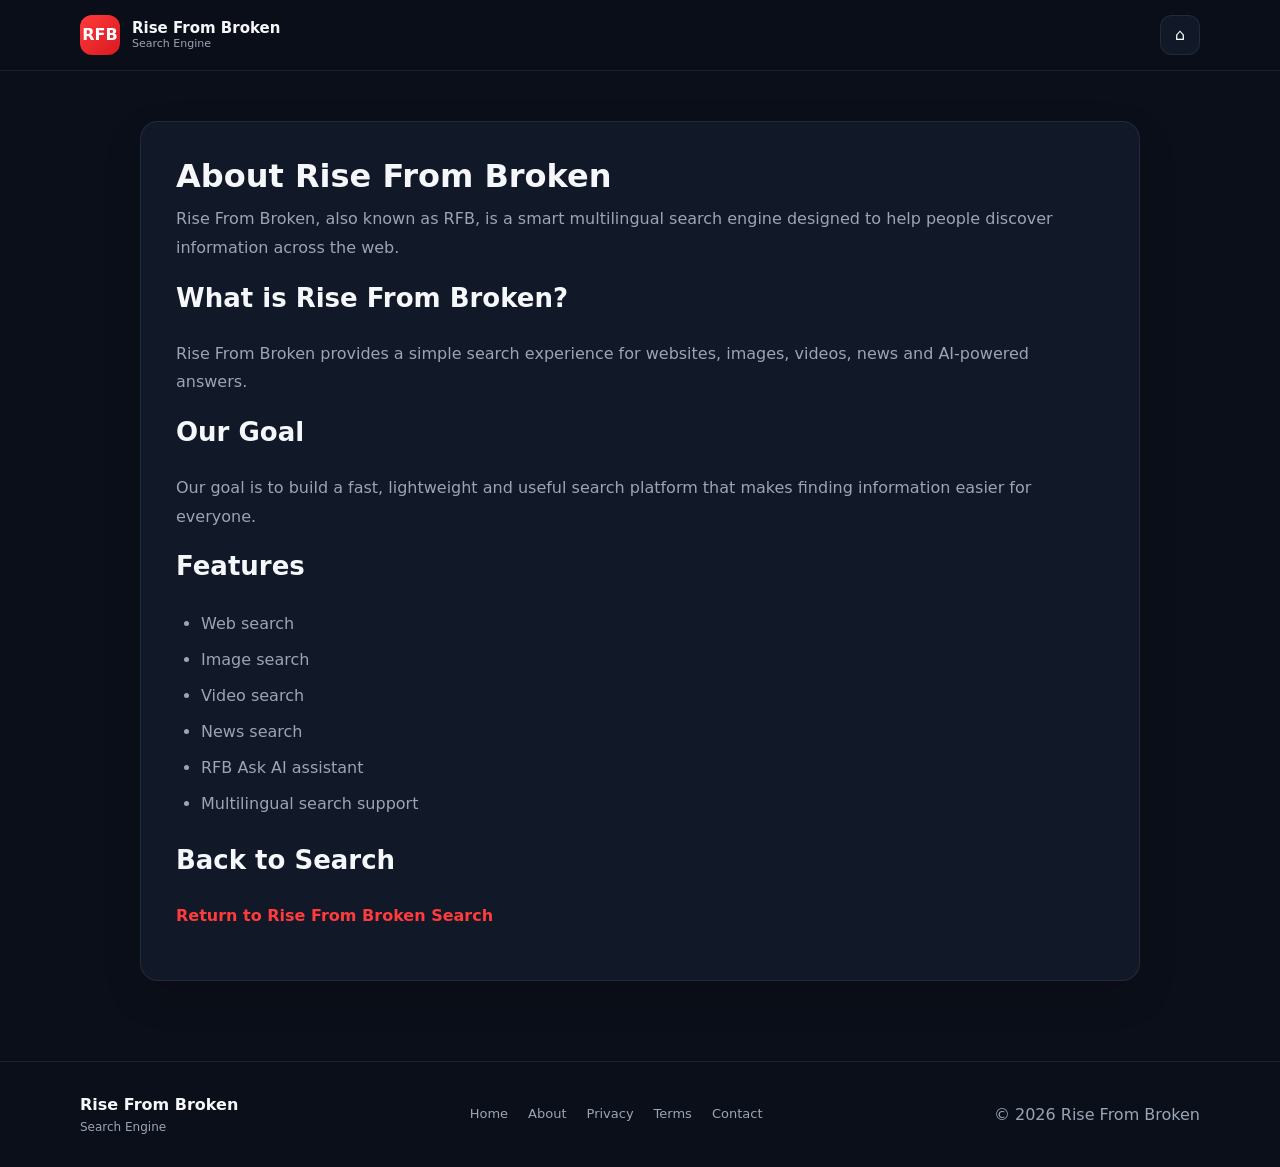
<file: Rise-From-Broken-Search-Engine-V1/about.html>
<!DOCTYPE html>
<html lang="en">
<head>
  <meta charset="UTF-8">
  <meta name="viewport" content="width=device-width, initial-scale=1.0">

  <title>About — Rise From Broken</title>

  <meta
    name="description"
    content="Learn about Rise From Broken, a smart multilingual search engine for web, images, videos, news and AI-powered answers."
  >

  <meta name="robots" content="index, follow">

  <link
    rel="canonical"
    href="https://rise-from-broken.vercel.app/about.html"
  >

  <link rel="stylesheet" href="style.css">
</head>

<body>

<header class="site-header">
  <div class="header-inner">

    <a href="/" class="brand">
      <div class="brand-logo">
        <span>RFB</span>
      </div>

      <div class="brand-text">
        <strong>Rise From Broken</strong>
        <span>Search Engine</span>
      </div>
    </a>

    <!-- HOME BUTTON -->
    <a
      href="/"
      class="icon-btn"
      aria-label="Home"
      title="Home"
    >
      ⌂
    </a>

  </div>
</header>

<main class="info-page">

  <div class="info-page-inner">

    <h1>About Rise From Broken</h1>

    <p>
      Rise From Broken, also known as RFB, is a smart multilingual
      search engine designed to help people discover information
      across the web.
    </p>

    <h2>What is Rise From Broken?</h2>

    <p>
      Rise From Broken provides a simple search experience for
      websites, images, videos, news and AI-powered answers.
    </p>

    <h2>Our Goal</h2>

    <p>
      Our goal is to build a fast, lightweight and useful search
      platform that makes finding information easier for everyone.
    </p>

    <h2>Features</h2>

    <ul>
      <li>Web search</li>
      <li>Image search</li>
      <li>Video search</li>
      <li>News search</li>
      <li>RFB Ask AI assistant</li>
      <li>Multilingual search support</li>
    </ul>

    <h2>Back to Search</h2>

    <p>
      <a href="/">Return to Rise From Broken Search</a>
    </p>

  </div>

</main>

<footer class="site-footer">
  <div class="footer-inner">

    <div class="footer-brand">
      <strong>Rise From Broken</strong>
      <span>Search Engine</span>
    </div>

    <!-- FINAL NAVIGATION -->
    <div class="footer-links">
      <a href="/">Home</a>
      <a href="/about.html">About</a>
      <a href="/privacy.html">Privacy</a>
      <a href="/terms.html">Terms</a>
      <a href="/contact.html">Contact</a>
    </div>

    <p>© 2026 Rise From Broken</p>

  </div>
</footer>

</body>
</html>
</file>
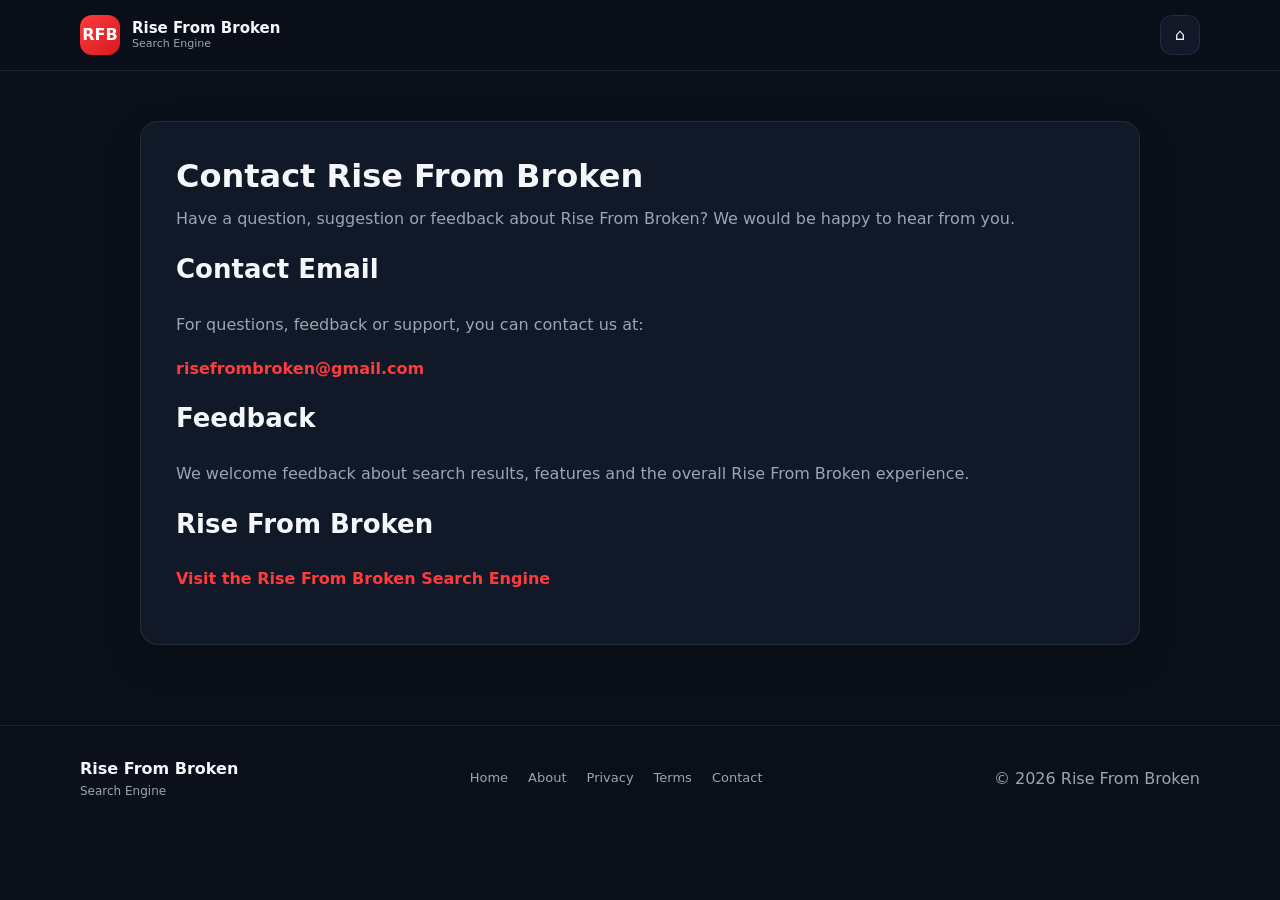
<file: Rise-From-Broken-Search-Engine-V1/contact.html>
<!DOCTYPE html>
<html lang="en">
<head>
  <meta charset="UTF-8">
  <meta name="viewport" content="width=device-width, initial-scale=1.0">

  <title>Contact — Rise From Broken</title>

  <meta
    name="description"
    content="Contact Rise From Broken for questions, feedback and support."
  >

  <meta name="robots" content="index, follow">

  <link
    rel="canonical"
    href="https://rise-from-broken.vercel.app/contact.html"
  >

  <link rel="stylesheet" href="style.css">
</head>

<body>

<header class="site-header">
  <div class="header-inner">

    <a href="/" class="brand">
      <div class="brand-logo">
        <span>RFB</span>
      </div>

      <div class="brand-text">
        <strong>Rise From Broken</strong>
        <span>Search Engine</span>
      </div>
    </a>

    <!-- HOME BUTTON -->
    <a
      href="/"
      class="icon-btn"
      aria-label="Home"
      title="Home"
    >
      ⌂
    </a>

  </div>
</header>

<main class="info-page">

  <div class="info-page-inner">

    <h1>Contact Rise From Broken</h1>

    <p>
      Have a question, suggestion or feedback about Rise From Broken?
      We would be happy to hear from you.
    </p>

    <h2>Contact Email</h2>

    <p>
      For questions, feedback or support, you can contact us at:
    </p>

    <p>
      <a href="mailto:risefrombroken@gmail.com">
        risefrombroken@gmail.com
      </a>
    </p>

    <h2>Feedback</h2>

    <p>
      We welcome feedback about search results, features and the
      overall Rise From Broken experience.
    </p>

    <h2>Rise From Broken</h2>

    <p>
      <a href="/">Visit the Rise From Broken Search Engine</a>
    </p>

  </div>

</main>

<footer class="site-footer">
  <div class="footer-inner">

    <div class="footer-brand">
      <strong>Rise From Broken</strong>
      <span>Search Engine</span>
    </div>

    <!-- FINAL NAVIGATION -->
    <div class="footer-links">
      <a href="/">Home</a>
      <a href="/about.html">About</a>
      <a href="/privacy.html">Privacy</a>
      <a href="/terms.html">Terms</a>
      <a href="/contact.html">Contact</a>
    </div>

    <p>© 2026 Rise From Broken</p>

  </div>
</footer>

</body>
</html>
</file>
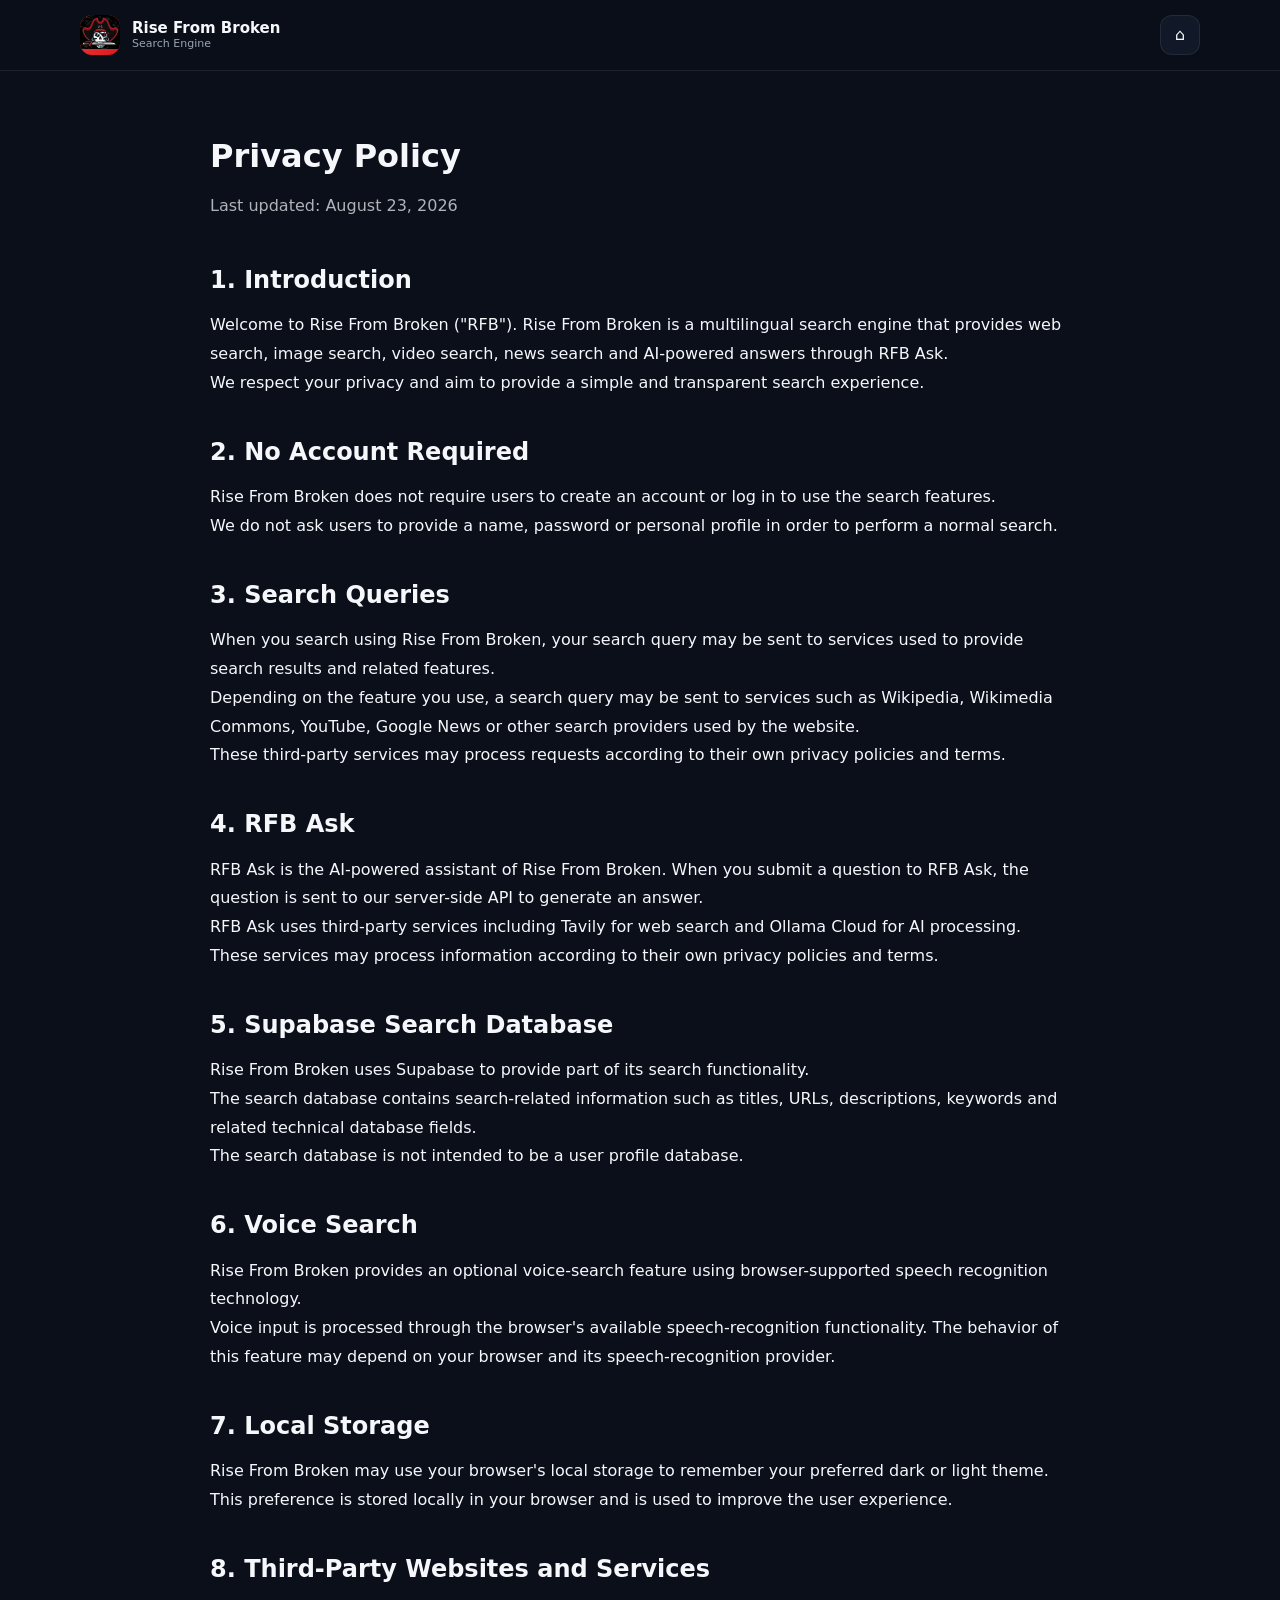
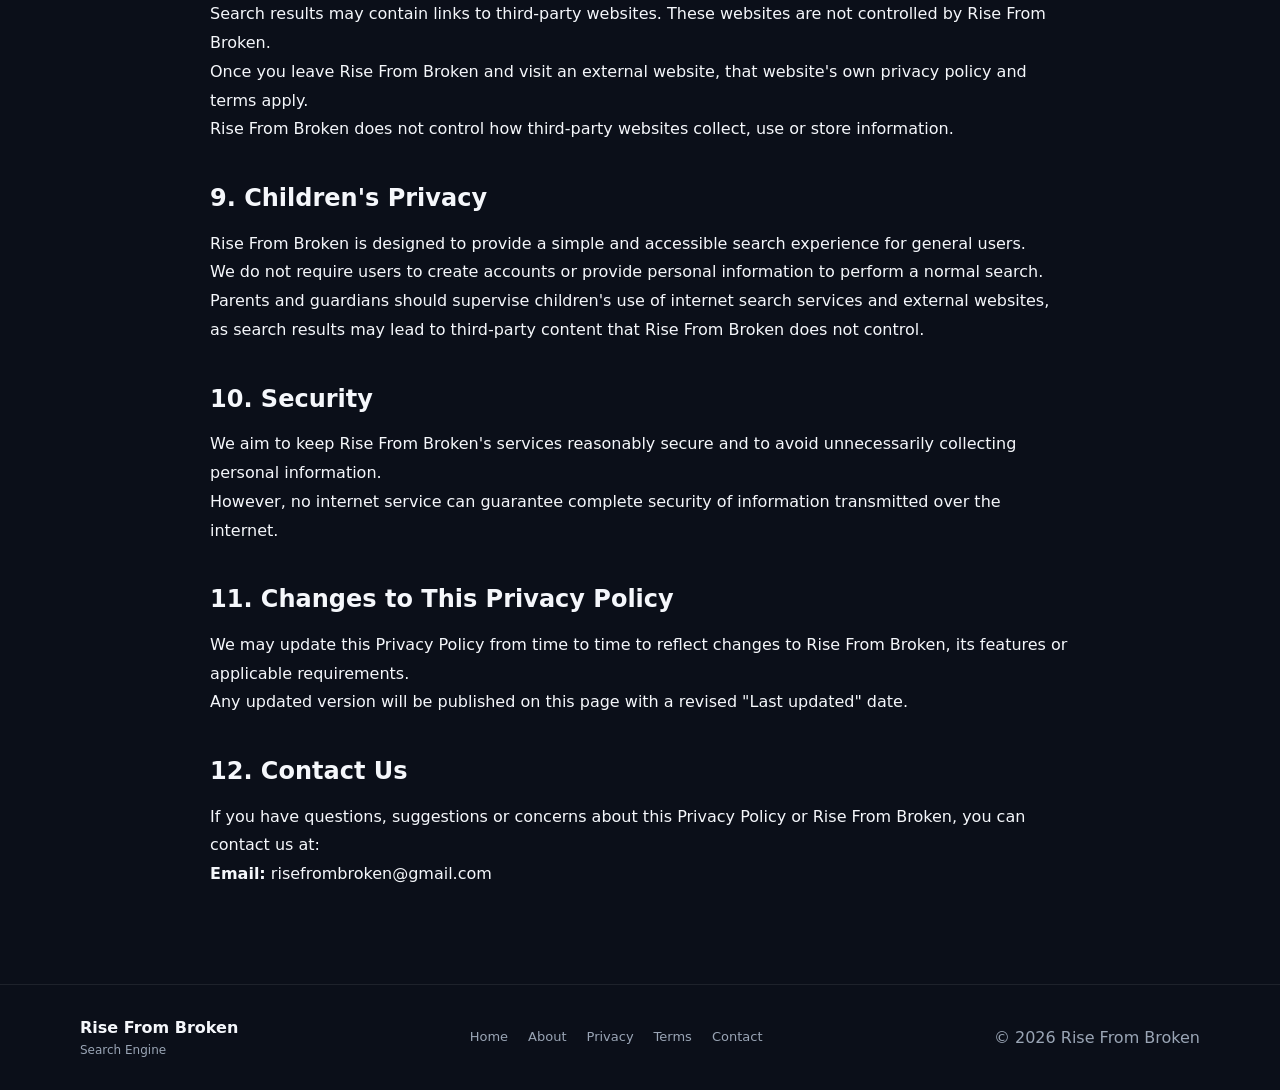
<file: Rise-From-Broken-Search-Engine-V1/privacy.html>
<!DOCTYPE html>
<html lang="en">
<head>
  <meta charset="UTF-8">

  <meta
    name="viewport"
    content="width=device-width, initial-scale=1.0"
  >

  <title>Privacy Policy — Rise From Broken</title>

  <meta
    name="description"
    content="Privacy Policy for Rise From Broken, a multilingual search engine with web, image, video, news and AI-powered search features."
  >

  <meta
    name="robots"
    content="index, follow"
  >

  <link
    rel="canonical"
    href="https://rise-from-broken.vercel.app/privacy.html"
  >

  <link
    rel="stylesheet"
    href="style.css"
  >

  <style>
    .policy-page {
      max-width: 900px;
      margin: 0 auto;
      padding: 60px 20px;
    }

    .policy-page h1 {
      margin-bottom: 10px;
    }

    .policy-page .updated {
      opacity: 0.7;
      margin-bottom: 40px;
    }

    .policy-page section {
      margin-bottom: 35px;
    }

    .policy-page h2 {
      margin-bottom: 12px;
    }

    .policy-page p,
    .policy-page li {
      line-height: 1.8;
    }

    .policy-page ul {
      padding-left: 25px;
    }

    .policy-page a {
      word-break: break-word;
    }
  </style>
</head>

<body>

<header class="site-header">
  <div class="header-inner">

    <a href="/" class="brand">

      <div class="brand-logo">
        <img
          src="assets/shuch-logo.png"
          alt="Rise From Broken"
          onerror="this.style.display='none'"
        >
        <span>RFB</span>
      </div>

      <div class="brand-text">
        <strong>Rise From Broken</strong>
        <span>Search Engine</span>
      </div>

    </a>

    <!-- HOME BUTTON -->
    <a
      href="/"
      class="icon-btn"
      aria-label="Home"
      title="Home"
    >
      ⌂
    </a>

  </div>
</header>


<main class="policy-page">

  <h1>Privacy Policy</h1>

  <p class="updated">
    Last updated: August 23, 2026
  </p>


  <section>

    <h2>1. Introduction</h2>

    <p>
      Welcome to Rise From Broken ("RFB").
      Rise From Broken is a multilingual search engine that provides
      web search, image search, video search, news search and
      AI-powered answers through RFB Ask.
    </p>

    <p>
      We respect your privacy and aim to provide a simple and
      transparent search experience.
    </p>

  </section>


  <section>

    <h2>2. No Account Required</h2>

    <p>
      Rise From Broken does not require users to create an account
      or log in to use the search features.
    </p>

    <p>
      We do not ask users to provide a name, password or personal
      profile in order to perform a normal search.
    </p>

  </section>


  <section>

    <h2>3. Search Queries</h2>

    <p>
      When you search using Rise From Broken, your search query may
      be sent to services used to provide search results and related
      features.
    </p>

    <p>
      Depending on the feature you use, a search query may be sent
      to services such as Wikipedia, Wikimedia Commons, YouTube,
      Google News or other search providers used by the website.
    </p>

    <p>
      These third-party services may process requests according to
      their own privacy policies and terms.
    </p>

  </section>


  <section>

    <h2>4. RFB Ask</h2>

    <p>
      RFB Ask is the AI-powered assistant of Rise From Broken.
      When you submit a question to RFB Ask, the question is sent
      to our server-side API to generate an answer.
    </p>

    <p>
      RFB Ask uses third-party services including Tavily for web
      search and Ollama Cloud for AI processing.
    </p>

    <p>
      These services may process information according to their
      own privacy policies and terms.
    </p>

  </section>


  <section>

    <h2>5. Supabase Search Database</h2>

    <p>
      Rise From Broken uses Supabase to provide part of its search
      functionality.
    </p>

    <p>
      The search database contains search-related information such
      as titles, URLs, descriptions, keywords and related technical
      database fields.
    </p>

    <p>
      The search database is not intended to be a user profile
      database.
    </p>

  </section>


  <section>

    <h2>6. Voice Search</h2>

    <p>
      Rise From Broken provides an optional voice-search feature
      using browser-supported speech recognition technology.
    </p>

    <p>
      Voice input is processed through the browser's available
      speech-recognition functionality. The behavior of this feature
      may depend on your browser and its speech-recognition provider.
    </p>

  </section>


  <section>

    <h2>7. Local Storage</h2>

    <p>
      Rise From Broken may use your browser's local storage to
      remember your preferred dark or light theme.
    </p>

    <p>
      This preference is stored locally in your browser and is used
      to improve the user experience.
    </p>

  </section>


  <section>

    <h2>8. Third-Party Websites and Services</h2>

    <p>
      Search results may contain links to third-party websites.
      These websites are not controlled by Rise From Broken.
    </p>

    <p>
      Once you leave Rise From Broken and visit an external website,
      that website's own privacy policy and terms apply.
    </p>

    <p>
      Rise From Broken does not control how third-party websites
      collect, use or store information.
    </p>

  </section>


  <section>

    <h2>9. Children's Privacy</h2>

    <p>
      Rise From Broken is designed to provide a simple and
      accessible search experience for general users.
    </p>

    <p>
      We do not require users to create accounts or provide personal
      information to perform a normal search.
    </p>

    <p>
      Parents and guardians should supervise children's use of
      internet search services and external websites, as search
      results may lead to third-party content that Rise From Broken
      does not control.
    </p>

  </section>


  <section>

    <h2>10. Security</h2>

    <p>
      We aim to keep Rise From Broken's services reasonably secure
      and to avoid unnecessarily collecting personal information.
    </p>

    <p>
      However, no internet service can guarantee complete security
      of information transmitted over the internet.
    </p>

  </section>


  <section>

    <h2>11. Changes to This Privacy Policy</h2>

    <p>
      We may update this Privacy Policy from time to time to reflect
      changes to Rise From Broken, its features or applicable
      requirements.
    </p>

    <p>
      Any updated version will be published on this page with a
      revised "Last updated" date.
    </p>

  </section>


  <section>

    <h2>12. Contact Us</h2>

    <p>
      If you have questions, suggestions or concerns about this
      Privacy Policy or Rise From Broken, you can contact us at:
    </p>

    <p>
      <strong>Email:</strong>
      <a href="mailto:risefrombroken@gmail.com">
        risefrombroken@gmail.com
      </a>
    </p>

  </section>

</main>


<footer class="site-footer">

  <div class="footer-inner">

    <div class="footer-brand">
      <strong>Rise From Broken</strong>
      <span>Search Engine</span>
    </div>

    <!-- FINAL NAVIGATION -->
    <div class="footer-links">
      <a href="/">Home</a>
      <a href="/about.html">About</a>
      <a href="/privacy.html">Privacy</a>
      <a href="/terms.html">Terms</a>
      <a href="/contact.html">Contact</a>
    </div>

    <p>
      © 2026 Rise From Broken
    </p>

  </div>

</footer>


<script src="config.js"></script>
<script src="app.js"></script>

</body>
</html>
</file>
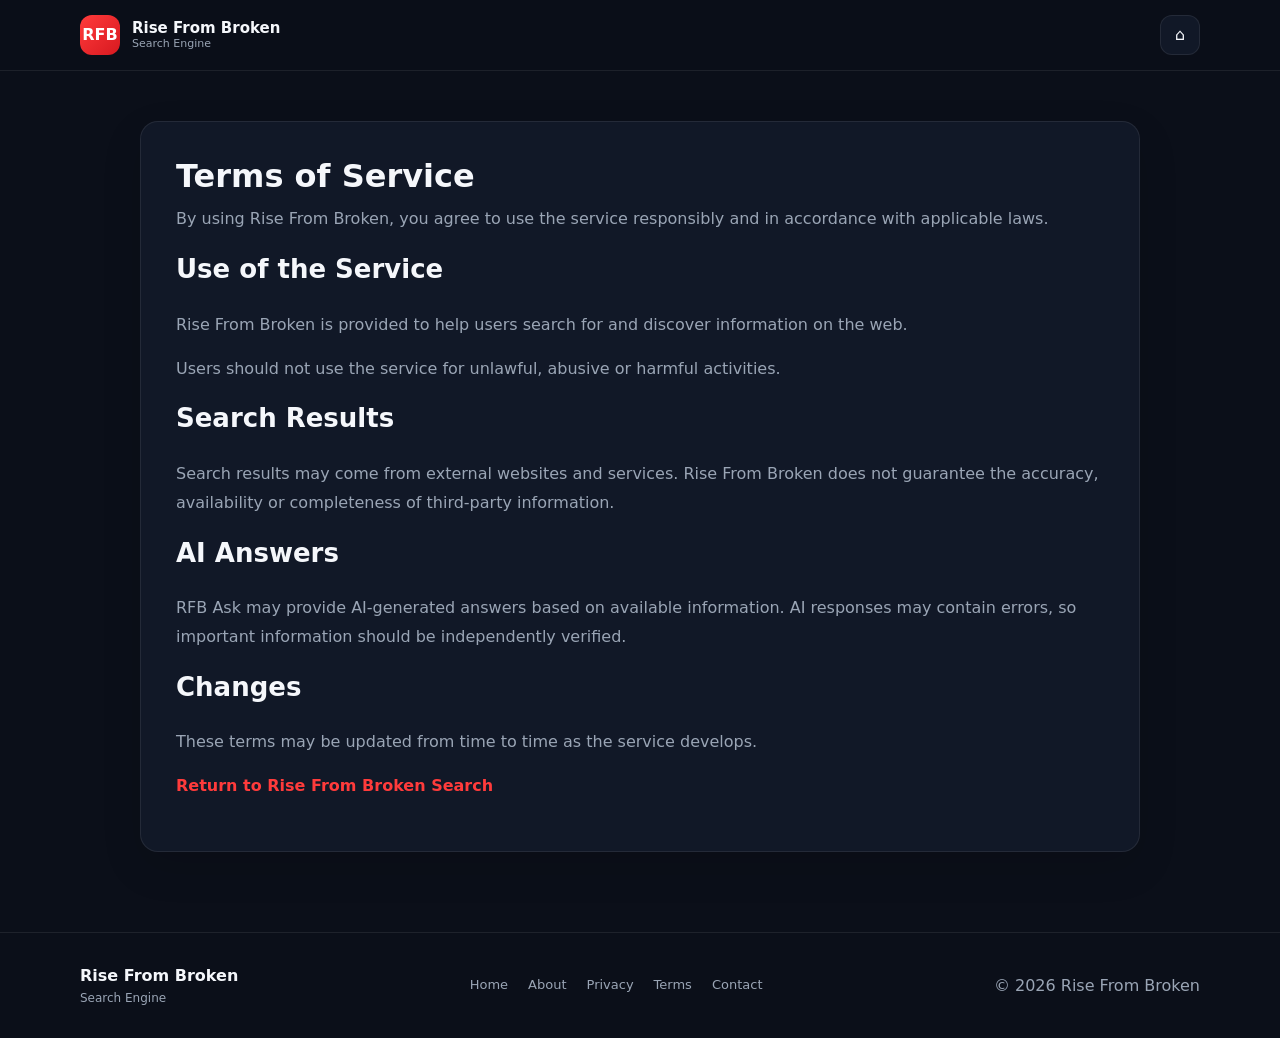
<file: Rise-From-Broken-Search-Engine-V1/terms.html>
<!DOCTYPE html>
<html lang="en">
<head>
  <meta charset="UTF-8">
  <meta name="viewport" content="width=device-width, initial-scale=1.0">

  <title>Terms of Service — Rise From Broken</title>

  <meta
    name="description"
    content="Read the Terms of Service for Rise From Broken."
  >

  <meta name="robots" content="index, follow">

  <link
    rel="canonical"
    href="https://rise-from-broken.vercel.app/terms.html"
  >

  <link rel="stylesheet" href="style.css">
</head>

<body>

<header class="site-header">
  <div class="header-inner">

    <a href="/" class="brand">
      <div class="brand-logo">
        <span>RFB</span>
      </div>

      <div class="brand-text">
        <strong>Rise From Broken</strong>
        <span>Search Engine</span>
      </div>
    </a>

    <!-- HOME BUTTON -->
    <a
      href="/"
      class="icon-btn"
      aria-label="Home"
      title="Home"
    >
      ⌂
    </a>

  </div>
</header>

<main class="info-page">

  <div class="info-page-inner">

    <h1>Terms of Service</h1>

    <p>
      By using Rise From Broken, you agree to use the service
      responsibly and in accordance with applicable laws.
    </p>

    <h2>Use of the Service</h2>

    <p>
      Rise From Broken is provided to help users search for and
      discover information on the web.
    </p>

    <p>
      Users should not use the service for unlawful, abusive or
      harmful activities.
    </p>

    <h2>Search Results</h2>

    <p>
      Search results may come from external websites and services.
      Rise From Broken does not guarantee the accuracy, availability
      or completeness of third-party information.
    </p>

    <h2>AI Answers</h2>

    <p>
      RFB Ask may provide AI-generated answers based on available
      information. AI responses may contain errors, so important
      information should be independently verified.
    </p>

    <h2>Changes</h2>

    <p>
      These terms may be updated from time to time as the service
      develops.
    </p>

    <p>
      <a href="/">Return to Rise From Broken Search</a>
    </p>

  </div>

</main>

<footer class="site-footer">
  <div class="footer-inner">

    <div class="footer-brand">
      <strong>Rise From Broken</strong>
      <span>Search Engine</span>
    </div>

    <!-- FINAL NAVIGATION -->
    <div class="footer-links">
      <a href="/">Home</a>
      <a href="/about.html">About</a>
      <a href="/privacy.html">Privacy</a>
      <a href="/terms.html">Terms</a>
      <a href="/contact.html">Contact</a>
    </div>

    <p>© 2026 Rise From Broken</p>

  </div>
</footer>

</body>
</html>
</file>
<file: Rise-From-Broken-Search-Engine-V1/style.css>
/* =========================================================
   RISE FROM BROKEN — CLEAN RED UI
========================================================= */

:root {

  --bg: #0b0f19;
  --surface: #111827;
  --surface-2: #172033;

  --text: #f5f7fb;
  --muted: #9aa5b5;

  --border: rgba(255,255,255,.08);

  --accent: #ff3b3b;
  --accent-2: #d71920;

  --radius-sm: 10px;
  --radius-md: 16px;
  --radius-lg: 22px;

  --container: 1120px;
}


/* =========================================================
   RESET
========================================================= */

* {
  box-sizing: border-box;
  margin: 0;
  padding: 0;
}

html {
  scroll-behavior: smooth;
}

body {

  min-height: 100vh;

  font-family:
    Inter,
    system-ui,
    -apple-system,
    BlinkMacSystemFont,
    "Segoe UI",
    sans-serif;

  background: var(--bg);
  color: var(--text);

  line-height: 1.6;

  transition:
    background .2s ease,
    color .2s ease;
}

button,
input {
  font: inherit;
}

button {
  cursor: pointer;
}

a {
  color: inherit;
  text-decoration: none;
}


/* =========================================================
   HEADER
========================================================= */

.site-header {

  position: sticky;
  top: 0;
  z-index: 100;

  border-bottom:
    1px solid var(--border);

  background:
    rgba(11,15,25,.94);

  backdrop-filter: blur(12px);
}

.header-inner {

  width:
    min(
      calc(100% - 40px),
      var(--container)
    );

  min-height: 70px;

  margin: auto;

  display: flex;
  align-items: center;
  justify-content: space-between;
}


/* =========================================================
   BRAND
========================================================= */

.brand {

  display: flex;
  align-items: center;

  gap: 12px;
}

.brand-logo {

  width: 40px;
  height: 40px;

  border-radius: 12px;

  overflow: hidden;

  display: grid;
  place-items: center;

  background:
    linear-gradient(
      135deg,
      var(--accent),
      var(--accent-2)
    );

  font-weight: 900;
}

.brand-logo img {

  width: 100%;
  height: 100%;

  object-fit: contain;
}

.brand-logo span {
  color: white;
}

.brand-text {

  display: flex;
  flex-direction: column;

  line-height: 1.2;
}

.brand-text strong {
  font-size: 15px;
}

.brand-text span {

  color: var(--muted);

  font-size: 11px;
}


/* =========================================================
   THEME
========================================================= */

.icon-btn {

  width: 40px;
  height: 40px;

  border:
    1px solid var(--border);

  border-radius: 12px;

  background: var(--surface);

  color: var(--text);

  display: grid;
  place-items: center;
}


/* =========================================================
   MAIN
========================================================= */

.main-container {

  width:
    min(
      calc(100% - 40px),
      var(--container)
    );

  margin: auto;
}


/* =========================================================
   HERO
========================================================= */

.hero {

  min-height: 560px;

  display: flex;

  align-items: center;
  justify-content: center;

  text-align: center;
}

.hero-content {

  width: 100%;

  max-width: 780px;

  margin: auto;
}

.hero-logo {

  width: 72px;
  height: 72px;

  margin:
    0 auto 24px;

  border-radius: 22px;

  overflow: hidden;

  display: grid;
  place-items: center;

  background:
    linear-gradient(
      135deg,
      var(--accent),
      var(--accent-2)
    );

  font-weight: 900;
  font-size: 20px;
}

.hero-logo img {

  width: 100%;
  height: 100%;

  object-fit: contain;
}

.hero-logo span {
  color: white;
}

.hero h1 {

  font-size:
    clamp(
      40px,
      6vw,
      68px
    );

  line-height: 1.05;

  letter-spacing: -2.5px;

  margin-bottom: 20px;
}

.hero h1 span {
  color: var(--accent);
}

.hero-description {

  max-width: 620px;

  margin:
    0 auto 32px;

  color: var(--muted);

  font-size: 16px;
}


/* =========================================================
   SEARCH BOX
========================================================= */

.search-wrapper {

  width:
    min(
      100%,
      720px
    );

  margin: auto;

  position: relative;
}

.search-box {

  min-height: 64px;

  padding:
    7px 8px 7px 20px;

  display: flex;
  align-items: center;

  gap: 8px;

  background: var(--surface);

  border:
    1px solid var(--border);

  border-radius: 18px;

  box-shadow:
    0 10px 30px
    rgba(0,0,0,.18);
}

.search-box:focus-within {

  border-color:
    rgba(255,59,59,.65);
}

.search-icon {

  color: var(--muted);

  font-size: 24px;

  flex-shrink: 0;
}

.search-box input {

  width: 100%;
  min-width: 0;

  border: 0;
  outline: 0;

  background: transparent;

  color: var(--text);

  font-size: 17px;
}

.search-box input::placeholder {
  color: #6f7b8e;
}


/* =========================================================
   SEARCH BUTTONS
========================================================= */

.search-action {

  width: 40px;
  height: 40px;

  border: 0;

  border-radius: 11px;

  background: transparent;

  color: var(--muted);

  display: grid;
  place-items: center;

  flex-shrink: 0;
}

.search-action:hover {

  background: var(--surface-2);

  color: var(--text);
}

.search-submit {

  min-height: 48px;

  padding: 0 22px;

  border: 0;

  border-radius: 13px;

  background:
    linear-gradient(
      135deg,
      var(--accent),
      var(--accent-2)
    );

  color: white;

  font-weight: 700;
}


/* =========================================================
   SUGGESTIONS
========================================================= */

.suggestions {

  position: absolute;

  left: 0;
  right: 0;

  top:
    calc(100% + 8px);

  padding: 8px;

  background: var(--surface);

  border:
    1px solid var(--border);

  border-radius: 15px;

  box-shadow:
    0 15px 40px
    rgba(0,0,0,.3);

  z-index: 30;
}

.suggestion {

  width: 100%;

  padding: 11px 13px;

  border: 0;

  border-radius: 9px;

  background: transparent;

  color: var(--text);

  text-align: left;
}

.suggestion:hover {
  background: var(--surface-2);
}


/* =========================================================
   QUICK SEARCH
========================================================= */

.quick-searches {

  margin-top: 18px;

  display: flex;

  align-items: center;
  justify-content: center;

  flex-wrap: wrap;

  gap: 8px;

  color: var(--muted);

  font-size: 13px;
}

.quick {

  padding: 5px 11px;

  border:
    1px solid var(--border);

  border-radius: 999px;

  background: transparent;

  color: var(--muted);

  font-size: 12px;
}

.quick:hover {

  color: var(--text);

  background: var(--surface);

  border-color:
    rgba(255,59,59,.4);
}


/* =========================================================
   SEARCH CONTENT
========================================================= */

.search-content {

  padding:
    10px 0 80px;
}


/* =========================================================
   TABS
========================================================= */

.search-tabs {

  display: flex;

  align-items: center;
  justify-content: center;

  gap: 10px;

  padding:
    12px 8px 22px;

  border-bottom:
    1px solid var(--border);

  margin-bottom: 34px;
}

.search-tab {

  min-width: 105px;

  padding:
    11px 17px;

  border:
    1px solid transparent;

  border-radius: 12px;

  background: transparent;

  color: var(--muted);

  display: flex;

  align-items: center;
  justify-content: center;

  gap: 8px;

  font-size: 14px;
  font-weight: 600;
}

.search-tab:hover {

  color: var(--text);

  background: var(--surface);
}

.search-tab.active {

  color: white;

  background:
    linear-gradient(
      135deg,
      var(--accent),
      var(--accent-2)
    );

  border-color:
    rgba(255,59,59,.45);
}


/* =========================================================
   RESULTS HEADER
========================================================= */

.results-header {

  display: flex;

  align-items: center;
  justify-content: space-between;

  margin-bottom: 20px;
}

.results-header h2 {

  font-size: 24px;

  letter-spacing: -.5px;
}

.result-count {

  margin-top: 3px;

  color: var(--muted);

  font-size: 13px;
}


/* =========================================================
   INLINE RFB ASK
========================================================= */

.inline-ask {

  max-width: 820px;

  margin-bottom: 18px;

  padding: 16px 18px;

  display: flex;

  gap: 13px;

  border:
    1px solid
    rgba(255,59,59,.28);

  border-radius: 15px;

  background:
    linear-gradient(
      135deg,
      rgba(255,59,59,.09),
      rgba(215,25,32,.04)
    );
}

.inline-ask-icon {

  width: 38px;
  height: 38px;

  flex-shrink: 0;

  display: grid;
  place-items: center;

  border-radius: 11px;

  background:
    linear-gradient(
      135deg,
      var(--accent),
      var(--accent-2)
    );
}

.inline-ask-content strong {

  font-size: 13px;

  color: var(--accent);
}

.inline-ask-content p {

  margin-top: 2px;

  color: var(--text);

  font-size: 14px;

  line-height: 1.6;
}


/* =========================================================
   RFB ASK PANEL
========================================================= */

.rfb-ask-panel {

  max-width: 820px;

  margin-bottom: 25px;

  padding: 22px;

  border:
    1px solid
    rgba(255,59,59,.25);

  border-radius: 18px;

  background: var(--surface);

  box-shadow:
    0 15px 40px
    rgba(0,0,0,.15);
}

.ask-header {

  display: flex;

  align-items: center;

  gap: 12px;

  margin-bottom: 18px;
}

.ask-icon {

  width: 44px;
  height: 44px;

  display: grid;
  place-items: center;

  border-radius: 13px;

  background:
    linear-gradient(
      135deg,
      var(--accent),
      var(--accent-2)
    );
}

.ask-header h3 {
  font-size: 17px;
}

.ask-header p {

  color: var(--muted);

  font-size: 12px;
}

.ask-input-row {

  display: flex;

  gap: 9px;
}

.ask-input-row input {

  width: 100%;

  min-width: 0;

  padding:
    13px 15px;

  border:
    1px solid var(--border);

  border-radius: 12px;

  outline: 0;

  background: var(--surface-2);

  color: var(--text);
}

.ask-input-row input:focus {

  border-color:
    rgba(255,59,59,.55);
}

.ask-input-row button {

  padding:
    0 22px;

  border: 0;

  border-radius: 12px;

  background:
    linear-gradient(
      135deg,
      var(--accent),
      var(--accent-2)
    );

  color: white;

  font-weight: 700;
}

.ask-input-row button:disabled {
  opacity: .55;
}

.ask-loading {

  margin-top: 14px;

  color: var(--muted);

  font-size: 13px;
}

.ask-answer {

  margin-top: 15px;

  padding: 16px;

  border:
    1px solid
    rgba(255,59,59,.18);

  border-radius: 12px;

  background:
    rgba(255,59,59,.05);

  white-space: pre-wrap;

  color: var(--text);

  line-height: 1.7;

  font-size: 14px;
}


/* =========================================================
   WEB RESULTS
========================================================= */

.results-list {

  max-width: 820px;

  display: flex;

  flex-direction: column;

  gap: 14px;
}

.result {

  display: block;

  padding:
    20px 22px;

  border:
    1px solid var(--border);

  border-radius: 15px;

  background: var(--surface);
}

.result:hover {

  border-color:
    rgba(255,59,59,.4);

  background: var(--surface-2);

  transform: translateY(-1px);
}

.result-url {

  color: var(--accent);

  font-size: 12px;

  margin-bottom: 5px;

  overflow: hidden;

  text-overflow: ellipsis;

  white-space: nowrap;
}

.result h3 {

  font-size: 18px;

  margin-bottom: 6px;
}

.result p {

  color: var(--muted);

  font-size: 14px;
}


/* =========================================================
   IMAGES
========================================================= */

.images-grid {

  display: grid;

  grid-template-columns:
    repeat(
      auto-fill,
      minmax(190px,1fr)
    );

  gap: 18px;
}

.image-card {

  overflow: hidden;

  border:
    1px solid var(--border);

  border-radius: 15px;

  background: var(--surface);
}

.image-card img {

  width: 100%;

  aspect-ratio: 4 / 3;

  display: block;

  object-fit: cover;
}

.image-card-content {

  padding: 12px;

  font-size: 13px;

  font-weight: 600;
}


/* =========================================================
   VIDEOS
========================================================= */

.videos-grid {

  display: grid;

  grid-template-columns:
    repeat(
      auto-fill,
      minmax(270px,1fr)
    );

  gap: 20px;
}

.video-card {

  overflow: hidden;

  border:
    1px solid var(--border);

  border-radius: 15px;

  background: var(--surface);
}

.video-thumbnail {

  position: relative;

  aspect-ratio: 16 / 9;

  overflow: hidden;
}

.video-thumbnail img {

  width: 100%;
  height: 100%;

  object-fit: cover;
}

.video-placeholder {

  width: 100%;
  height: 100%;

  display: grid;
  place-items: center;

  background: var(--surface-2);

  font-size: 40px;
}

.video-play {

  position: absolute;

  left: 50%;
  top: 50%;

  transform:
    translate(-50%,-50%);

  width: 48px;
  height: 48px;

  border-radius: 50%;

  display: grid;
  place-items: center;

  background:
    rgba(0,0,0,.72);

  color: white;
}

.video-card-content {

  padding: 14px;

  font-size: 14px;

  font-weight: 650;
}


/* =========================================================
   NEWS
========================================================= */

.news-list {

  display: flex;

  flex-direction: column;

  gap: 15px;
}

.news-card {

  display: block;

  padding: 18px;

  border:
    1px solid var(--border);

  border-radius: 15px;

  background: var(--surface);
}

.news-card:hover {

  border-color:
    rgba(255,59,59,.4);

  background: var(--surface-2);
}

.news-source {

  color: var(--accent);

  font-size: 12px;

  margin-bottom: 4px;
}

.news-title {

  font-size: 17px;

  font-weight: 650;

  margin-bottom: 5px;
}

.news-description {

  color: var(--muted);

  font-size: 13px;
}


/* =========================================================
   EMPTY / LOADING
========================================================= */

.empty,
.loading-state {

  padding:
    70px 20px;

  text-align: center;

  color: var(--muted);
}

.empty-mark {

  font-size: 45px;

  margin-bottom: 12px;
}

.empty h3 {

  color: var(--text);

  margin-bottom: 6px;
}

.spinner {

  width: 30px;
  height: 30px;

  margin:
    0 auto 12px;

  border:
    3px solid var(--border);

  border-top-color:
    var(--accent);

  border-radius: 50%;

  animation:
    spin .8s linear infinite;
}

@keyframes spin {

  to {
    transform: rotate(360deg);
  }

}


/* =========================================================
   HOME INFO
========================================================= */

.home-info {

  padding:
    10px 0 90px;

  display: grid;

  grid-template-columns:
    repeat(4,1fr);

  gap: 16px;
}

.info-card {

  padding: 22px;

  border:
    1px solid var(--border);

  border-radius: 16px;

  background: var(--surface);
}

.info-icon {

  font-size: 25px;

  margin-bottom: 12px;
}

.info-card h3 {

  font-size: 16px;

  margin-bottom: 6px;
}

.info-card p {

  color: var(--muted);

  font-size: 13px;
}


/* =========================================================
   FOOTER
========================================================= */

.site-footer {

  border-top:
    1px solid var(--border);

  padding:
    30px 0;

  color: var(--muted);
}

.footer-inner {

  width:
    min(
      calc(100% - 40px),
      var(--container)
    );

  margin: auto;

  display: flex;

  align-items: center;

  justify-content: space-between;

  gap: 20px;

  flex-wrap: wrap;
}

.footer-brand {

  display: flex;

  flex-direction: column;
}

.footer-brand strong {
  color: var(--text);
}

.footer-brand span {
  font-size: 12px;
}

.footer-links {

  display: flex;

  gap: 20px;

  font-size: 13px;
}


/* =========================================================
   LIGHT MODE
========================================================= */

body.light {

  --bg: #f7f8fc;

  --surface: #ffffff;

  --surface-2: #f0f2f8;

  --text: #171a22;

  --muted: #667085;

  --border:
    rgba(15,23,42,.09);

  --accent: #e11d2e;

  --accent-2: #c8102e;
}

body.light .site-header {

  background:
    rgba(247,248,252,.94);
}


/* =========================================================
   MOBILE
========================================================= */

@media (max-width: 900px) {

  .home-info {

    grid-template-columns:
      repeat(2,1fr);
  }

}


@media (max-width: 650px) {

  .main-container {

    width:
      calc(100% - 24px);
  }

  .header-inner {

    width:
      calc(100% - 24px);
  }

  .hero {

    min-height: 520px;
  }

  .hero h1 {

    font-size: 42px;

    letter-spacing: -1.5px;
  }

  .search-box {

    min-height: 58px;

    padding-left: 14px;

    border-radius: 15px;
  }

  .search-box input {

    font-size: 15px;
  }

  .search-submit {

    padding:
      0 15px;

    min-height: 44px;

    font-size: 13px;
  }

  .search-tabs {

    justify-content: flex-start;

    overflow-x: auto;

    gap: 7px;
  }

  .search-tab {

    min-width: auto;

    flex: 0 0 auto;

    padding:
      9px 13px;

    font-size: 13px;
  }

  .home-info {

    grid-template-columns: 1fr;

    padding-bottom: 60px;
  }

  .ask-input-row {

    flex-direction: column;
  }

  .ask-input-row button {

    min-height: 44px;
  }

  .footer-inner {

    flex-direction: column;

    align-items: flex-start;
  }

}


@media (max-width: 430px) {

  .brand-text {
    display: none;
  }

  .hero-logo {

    width: 62px;
    height: 62px;

    border-radius: 18px;
  }

  .hero h1 {

    font-size: 36px;
  }

  .search-box {

    gap: 4px;
  }

  .search-action {

    width: 34px;
    height: 34px;
  }

  .search-submit {

    padding:
      0 12px;
  }

}
/* =========================================================
   ABOUT / PRIVACY / TERMS / CONTACT PAGES
========================================================= */

.info-page {
  width: min(100% - 40px, 1000px);
  margin: 50px auto 80px;
}

.info-page-inner {
  padding: 35px;
  border-radius: 18px;

  background: var(--surface);

  border: 1px solid var(--border);

  box-shadow:
    0 15px 40px rgba(0, 0, 0, .12);
}

.info-page h1 {
  margin-bottom: 10px;

  font-size: 32px;
  line-height: 1.2;

  color: var(--text);
}

.info-page h2 {
  margin-bottom: 20px;

  font-size: 26px;
  color: var(--text);
}

.info-page h3 {
  margin-top: 28px;
  margin-bottom: 10px;

  font-size: 18px;
  color: var(--text);
}

.info-page p {
  margin-bottom: 15px;

  color: var(--muted);

  line-height: 1.8;
}

.info-page ul {
  margin-bottom: 20px;
  padding-left: 25px;

  color: var(--muted);

  line-height: 2;
}

.info-page li {
  margin-bottom: 4px;
}

.info-page a {
  color: var(--accent);

  text-decoration: none;

  font-weight: 600;
}

.info-page a:hover {
  text-decoration: underline;
}


/* =========================================================
   INFO PAGE BACK BUTTON
========================================================= */

.info-page-back {
  display: inline-flex;

  align-items: center;
  gap: 8px;

  margin-bottom: 22px;

  padding: 9px 14px;

  border: 1px solid var(--border);
  border-radius: 10px;

  background: var(--surface-2);

  color: var(--text) !important;

  font-size: 13px;
}

.info-page-back:hover {
  border-color: rgba(255, 59, 59, .4);

  text-decoration: none !important;
}


/* =========================================================
   CONTACT EMAIL
========================================================= */

.contact-email {
  display: inline-block;

  margin-top: 5px;

  padding: 10px 14px;

  border-radius: 10px;

  background: var(--surface-2);

  color: var(--accent) !important;
}


/* =========================================================
   MOBILE
========================================================= */

@media (max-width: 650px) {

  .info-page {
    width: calc(100% - 24px);

    margin-top: 30px;
    margin-bottom: 50px;
  }

  .info-page-inner {
    padding: 22px 18px;

    border-radius: 15px;
  }

  .info-page h1 {
    font-size: 27px;
  }

  .info-page h2 {
    font-size: 22px;
  }

  .info-page h3 {
    font-size: 17px;
  }

  .info-page p {
    font-size: 14px;
  }

  .info-page ul {
    padding-left: 20px;

    font-size: 14px;
  }

}
</file>
